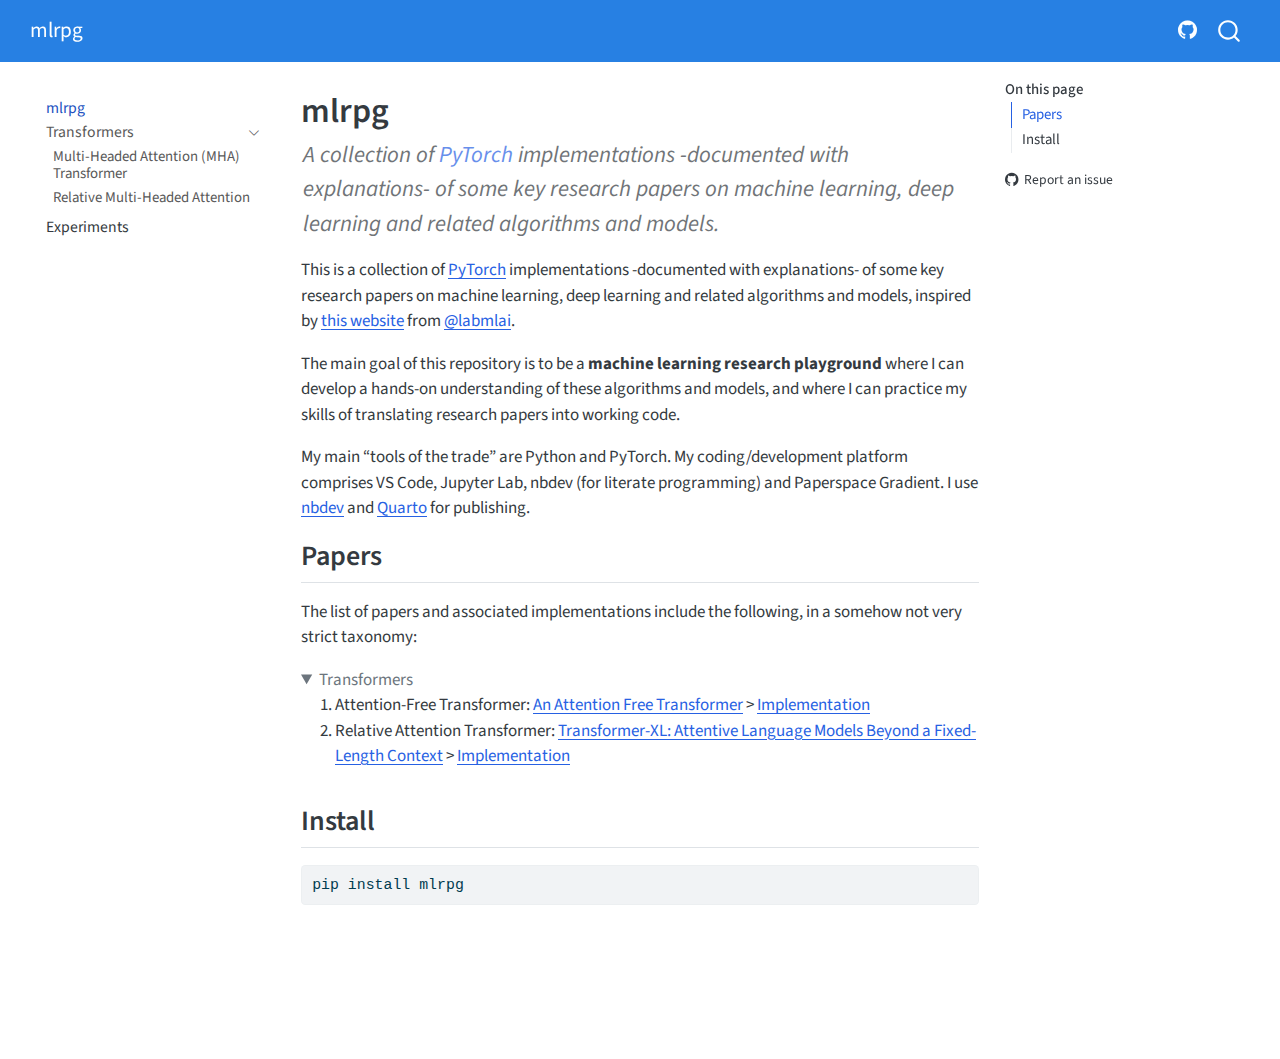
<file: index.html>
<!DOCTYPE html>
<html xmlns="http://www.w3.org/1999/xhtml" lang="en" xml:lang="en"><head>

<meta charset="utf-8">
<meta name="generator" content="quarto-1.5.55">

<meta name="viewport" content="width=device-width, initial-scale=1.0, user-scalable=yes">

<meta name="description" content="A collection of PyTorch implementations -documented with explanations- of some key research papers on machine learning, deep learning and related algorithms and models.">

<title>mlrpg</title>
<style>
code{white-space: pre-wrap;}
span.smallcaps{font-variant: small-caps;}
div.columns{display: flex; gap: min(4vw, 1.5em);}
div.column{flex: auto; overflow-x: auto;}
div.hanging-indent{margin-left: 1.5em; text-indent: -1.5em;}
ul.task-list{list-style: none;}
ul.task-list li input[type="checkbox"] {
  width: 0.8em;
  margin: 0 0.8em 0.2em -1em; /* quarto-specific, see https://github.com/quarto-dev/quarto-cli/issues/4556 */ 
  vertical-align: middle;
}
/* CSS for syntax highlighting */
pre > code.sourceCode { white-space: pre; position: relative; }
pre > code.sourceCode > span { line-height: 1.25; }
pre > code.sourceCode > span:empty { height: 1.2em; }
.sourceCode { overflow: visible; }
code.sourceCode > span { color: inherit; text-decoration: inherit; }
div.sourceCode { margin: 1em 0; }
pre.sourceCode { margin: 0; }
@media screen {
div.sourceCode { overflow: auto; }
}
@media print {
pre > code.sourceCode { white-space: pre-wrap; }
pre > code.sourceCode > span { display: inline-block; text-indent: -5em; padding-left: 5em; }
}
pre.numberSource code
  { counter-reset: source-line 0; }
pre.numberSource code > span
  { position: relative; left: -4em; counter-increment: source-line; }
pre.numberSource code > span > a:first-child::before
  { content: counter(source-line);
    position: relative; left: -1em; text-align: right; vertical-align: baseline;
    border: none; display: inline-block;
    -webkit-touch-callout: none; -webkit-user-select: none;
    -khtml-user-select: none; -moz-user-select: none;
    -ms-user-select: none; user-select: none;
    padding: 0 4px; width: 4em;
  }
pre.numberSource { margin-left: 3em;  padding-left: 4px; }
div.sourceCode
  {   }
@media screen {
pre > code.sourceCode > span > a:first-child::before { text-decoration: underline; }
}
</style>


<script src="site_libs/quarto-nav/quarto-nav.js"></script>
<script src="site_libs/quarto-nav/headroom.min.js"></script>
<script src="site_libs/clipboard/clipboard.min.js"></script>
<script src="site_libs/quarto-search/autocomplete.umd.js"></script>
<script src="site_libs/quarto-search/fuse.min.js"></script>
<script src="site_libs/quarto-search/quarto-search.js"></script>
<meta name="quarto:offset" content="./">
<script src="site_libs/quarto-html/quarto.js"></script>
<script src="site_libs/quarto-html/popper.min.js"></script>
<script src="site_libs/quarto-html/tippy.umd.min.js"></script>
<script src="site_libs/quarto-html/anchor.min.js"></script>
<link href="site_libs/quarto-html/tippy.css" rel="stylesheet">
<link href="site_libs/quarto-html/quarto-syntax-highlighting.css" rel="stylesheet" id="quarto-text-highlighting-styles">
<script src="site_libs/bootstrap/bootstrap.min.js"></script>
<link href="site_libs/bootstrap/bootstrap-icons.css" rel="stylesheet">
<link href="site_libs/bootstrap/bootstrap.min.css" rel="stylesheet" id="quarto-bootstrap" data-mode="light">
<script id="quarto-search-options" type="application/json">{
  "location": "navbar",
  "copy-button": false,
  "collapse-after": 3,
  "panel-placement": "end",
  "type": "overlay",
  "limit": 50,
  "keyboard-shortcut": [
    "f",
    "/",
    "s"
  ],
  "show-item-context": false,
  "language": {
    "search-no-results-text": "No results",
    "search-matching-documents-text": "matching documents",
    "search-copy-link-title": "Copy link to search",
    "search-hide-matches-text": "Hide additional matches",
    "search-more-match-text": "more match in this document",
    "search-more-matches-text": "more matches in this document",
    "search-clear-button-title": "Clear",
    "search-text-placeholder": "",
    "search-detached-cancel-button-title": "Cancel",
    "search-submit-button-title": "Submit",
    "search-label": "Search"
  }
}</script>


<link rel="stylesheet" href="styles.css">
<meta property="og:title" content="mlrpg">
<meta property="og:description" content="A collection of PyTorch implementations -documented with explanations- of some key research papers on machine learning, deep learning and related algorithms and models.">
<meta property="og:site_name" content="mlrpg">
<meta name="twitter:title" content="mlrpg">
<meta name="twitter:description" content="A collection of PyTorch implementations -documented with explanations- of some key research papers on machine learning, deep learning and related algorithms and models.">
<meta name="twitter:card" content="summary">
</head>

<body class="nav-sidebar floating nav-fixed">

<div id="quarto-search-results"></div>
  <header id="quarto-header" class="headroom fixed-top">
    <nav class="navbar navbar-expand-lg " data-bs-theme="dark">
      <div class="navbar-container container-fluid">
      <div class="navbar-brand-container mx-auto">
    <a class="navbar-brand" href="./index.html">
    <span class="navbar-title">mlrpg</span>
    </a>
  </div>
            <div id="quarto-search" class="" title="Search"></div>
          <button class="navbar-toggler" type="button" data-bs-toggle="collapse" data-bs-target="#navbarCollapse" aria-controls="navbarCollapse" role="menu" aria-expanded="false" aria-label="Toggle navigation" onclick="if (window.quartoToggleHeadroom) { window.quartoToggleHeadroom(); }">
  <span class="navbar-toggler-icon"></span>
</button>
          <div class="collapse navbar-collapse" id="navbarCollapse">
            <ul class="navbar-nav navbar-nav-scroll ms-auto">
  <li class="nav-item compact">
    <a class="nav-link" href="https://github.com/alexrodpas/mlrpg"> <i class="bi bi-github" role="img">
</i> 
<span class="menu-text"></span></a>
  </li>  
</ul>
          </div> <!-- /navcollapse -->
            <div class="quarto-navbar-tools">
</div>
      </div> <!-- /container-fluid -->
    </nav>
  <nav class="quarto-secondary-nav">
    <div class="container-fluid d-flex">
      <button type="button" class="quarto-btn-toggle btn" data-bs-toggle="collapse" role="button" data-bs-target=".quarto-sidebar-collapse-item" aria-controls="quarto-sidebar" aria-expanded="false" aria-label="Toggle sidebar navigation" onclick="if (window.quartoToggleHeadroom) { window.quartoToggleHeadroom(); }">
        <i class="bi bi-layout-text-sidebar-reverse"></i>
      </button>
        <nav class="quarto-page-breadcrumbs" aria-label="breadcrumb"><ol class="breadcrumb"><li class="breadcrumb-item"><a href="./index.html">mlrpg</a></li></ol></nav>
        <a class="flex-grow-1" role="navigation" data-bs-toggle="collapse" data-bs-target=".quarto-sidebar-collapse-item" aria-controls="quarto-sidebar" aria-expanded="false" aria-label="Toggle sidebar navigation" onclick="if (window.quartoToggleHeadroom) { window.quartoToggleHeadroom(); }">      
        </a>
    </div>
  </nav>
</header>
<!-- content -->
<div id="quarto-content" class="quarto-container page-columns page-rows-contents page-layout-article page-navbar">
<!-- sidebar -->
  <nav id="quarto-sidebar" class="sidebar collapse collapse-horizontal quarto-sidebar-collapse-item sidebar-navigation floating overflow-auto">
    <div class="sidebar-menu-container"> 
    <ul class="list-unstyled mt-1">
        <li class="sidebar-item">
  <div class="sidebar-item-container"> 
  <a href="./index.html" class="sidebar-item-text sidebar-link active">
 <span class="menu-text">mlrpg</span></a>
  </div>
</li>
        <li class="sidebar-item sidebar-item-section">
      <div class="sidebar-item-container"> 
            <a class="sidebar-item-text sidebar-link text-start" data-bs-toggle="collapse" data-bs-target="#quarto-sidebar-section-1" role="navigation" aria-expanded="true">
 <span class="menu-text">Transformers</span></a>
          <a class="sidebar-item-toggle text-start" data-bs-toggle="collapse" data-bs-target="#quarto-sidebar-section-1" role="navigation" aria-expanded="true" aria-label="Toggle section">
            <i class="bi bi-chevron-right ms-2"></i>
          </a> 
      </div>
      <ul id="quarto-sidebar-section-1" class="collapse list-unstyled sidebar-section depth1 show">  
          <li class="sidebar-item">
  <div class="sidebar-item-container"> 
  <a href="./transformers.mha.html" class="sidebar-item-text sidebar-link">
 <span class="menu-text">Multi-Headed Attention (MHA) Transformer</span></a>
  </div>
</li>
          <li class="sidebar-item">
  <div class="sidebar-item-container"> 
  <a href="./transformers.relative_mha.html" class="sidebar-item-text sidebar-link">
 <span class="menu-text">Relative Multi-Headed Attention</span></a>
  </div>
</li>
      </ul>
  </li>
        <li class="sidebar-item sidebar-item-section">
      <span class="sidebar-item-text sidebar-link text-start">
 <span class="menu-text">Experiments</span></span>
  </li>
    </ul>
    </div>
</nav>
<div id="quarto-sidebar-glass" class="quarto-sidebar-collapse-item" data-bs-toggle="collapse" data-bs-target=".quarto-sidebar-collapse-item"></div>
<!-- margin-sidebar -->
    <div id="quarto-margin-sidebar" class="sidebar margin-sidebar">
        <nav id="TOC" role="doc-toc" class="toc-active">
    <h2 id="toc-title">On this page</h2>
   
  <ul>
  <li><a href="#papers" id="toc-papers" class="nav-link active" data-scroll-target="#papers">Papers</a></li>
  <li><a href="#install" id="toc-install" class="nav-link" data-scroll-target="#install">Install</a></li>
  </ul>
<div class="toc-actions"><ul><li><a href="https://github.com/alexrodpas/mlrpg/issues/new" class="toc-action"><i class="bi bi-github"></i>Report an issue</a></li></ul></div></nav>
    </div>
<!-- main -->
<main class="content" id="quarto-document-content">

<header id="title-block-header" class="quarto-title-block default">
<div class="quarto-title">
<h1 class="title">mlrpg</h1>
</div>

<div>
  <div class="description">
    A collection of <a href="https://pytorch.org">PyTorch</a> implementations -documented with explanations- of some key research papers on machine learning, deep learning and related algorithms and models.
  </div>
</div>


<div class="quarto-title-meta">

    
  
    
  </div>
  


</header>


<!-- WARNING: THIS FILE WAS AUTOGENERATED! DO NOT EDIT! -->
<p>This is a collection of <a href="https://pytorch.org">PyTorch</a> implementations -documented with explanations- of some key research papers on machine learning, deep learning and related algorithms and models, inspired by <a href="https://nn.labml.ai/index.html">this website</a> from <a href="https://twitter.com/labmlai"><span class="citation" data-cites="labmlai">@labmlai</span></a>.</p>
<p>The main goal of this repository is to be a <strong>machine learning research playground</strong> where I can develop a hands-on understanding of these algorithms and models, and where I can practice my skills of translating research papers into working code.</p>
<p>My main “tools of the trade” are Python and PyTorch. My coding/development platform comprises VS Code, Jupyter Lab, nbdev (for literate programming) and Paperspace Gradient. I use <a href="https://nbdev.fast.a">nbdev</a> and <a href="https://quarto.org/">Quarto</a> for publishing.</p>
<section id="papers" class="level2">
<h2 class="anchored" data-anchor-id="papers">Papers</h2>
<p>The list of papers and associated implementations include the following, in a somehow not very strict taxonomy:</p>
<details open="">
<summary>
Transformers
</summary>
<ol type="1">
<li>Attention-Free Transformer: <a href="https://arxiv.org/abs/2105.14103">An Attention Free Transformer</a> &gt; <a href="transformers.mha.html">Implementation</a></li>
<li>Relative Attention Transformer: <a href="https://arxiv.org/abs/1901.02860">Transformer-XL: Attentive Language Models Beyond a Fixed-Length Context</a> &gt; <a href="transformers.relative_mha.html">Implementation</a></li>
</ol>
</details>
</section>
<section id="install" class="level2">
<h2 class="anchored" data-anchor-id="install">Install</h2>
<div class="sourceCode" id="cb1"><pre class="sourceCode sh code-with-copy"><code class="sourceCode bash"><span id="cb1-1"><a href="#cb1-1" aria-hidden="true" tabindex="-1"></a><span class="ex">pip</span> install mlrpg</span></code><button title="Copy to Clipboard" class="code-copy-button"><i class="bi"></i></button></pre></div>


</section>

</main> <!-- /main -->
<script id="quarto-html-after-body" type="application/javascript">
window.document.addEventListener("DOMContentLoaded", function (event) {
  const toggleBodyColorMode = (bsSheetEl) => {
    const mode = bsSheetEl.getAttribute("data-mode");
    const bodyEl = window.document.querySelector("body");
    if (mode === "dark") {
      bodyEl.classList.add("quarto-dark");
      bodyEl.classList.remove("quarto-light");
    } else {
      bodyEl.classList.add("quarto-light");
      bodyEl.classList.remove("quarto-dark");
    }
  }
  const toggleBodyColorPrimary = () => {
    const bsSheetEl = window.document.querySelector("link#quarto-bootstrap");
    if (bsSheetEl) {
      toggleBodyColorMode(bsSheetEl);
    }
  }
  toggleBodyColorPrimary();  
  const icon = "";
  const anchorJS = new window.AnchorJS();
  anchorJS.options = {
    placement: 'right',
    icon: icon
  };
  anchorJS.add('.anchored');
  const isCodeAnnotation = (el) => {
    for (const clz of el.classList) {
      if (clz.startsWith('code-annotation-')) {                     
        return true;
      }
    }
    return false;
  }
  const onCopySuccess = function(e) {
    // button target
    const button = e.trigger;
    // don't keep focus
    button.blur();
    // flash "checked"
    button.classList.add('code-copy-button-checked');
    var currentTitle = button.getAttribute("title");
    button.setAttribute("title", "Copied!");
    let tooltip;
    if (window.bootstrap) {
      button.setAttribute("data-bs-toggle", "tooltip");
      button.setAttribute("data-bs-placement", "left");
      button.setAttribute("data-bs-title", "Copied!");
      tooltip = new bootstrap.Tooltip(button, 
        { trigger: "manual", 
          customClass: "code-copy-button-tooltip",
          offset: [0, -8]});
      tooltip.show();    
    }
    setTimeout(function() {
      if (tooltip) {
        tooltip.hide();
        button.removeAttribute("data-bs-title");
        button.removeAttribute("data-bs-toggle");
        button.removeAttribute("data-bs-placement");
      }
      button.setAttribute("title", currentTitle);
      button.classList.remove('code-copy-button-checked');
    }, 1000);
    // clear code selection
    e.clearSelection();
  }
  const getTextToCopy = function(trigger) {
      const codeEl = trigger.previousElementSibling.cloneNode(true);
      for (const childEl of codeEl.children) {
        if (isCodeAnnotation(childEl)) {
          childEl.remove();
        }
      }
      return codeEl.innerText;
  }
  const clipboard = new window.ClipboardJS('.code-copy-button:not([data-in-quarto-modal])', {
    text: getTextToCopy
  });
  clipboard.on('success', onCopySuccess);
  if (window.document.getElementById('quarto-embedded-source-code-modal')) {
    // For code content inside modals, clipBoardJS needs to be initialized with a container option
    // TODO: Check when it could be a function (https://github.com/zenorocha/clipboard.js/issues/860)
    const clipboardModal = new window.ClipboardJS('.code-copy-button[data-in-quarto-modal]', {
      text: getTextToCopy,
      container: window.document.getElementById('quarto-embedded-source-code-modal')
    });
    clipboardModal.on('success', onCopySuccess);
  }
    var localhostRegex = new RegExp(/^(?:http|https):\/\/localhost\:?[0-9]*\//);
    var mailtoRegex = new RegExp(/^mailto:/);
      var filterRegex = new RegExp("https:\/\/alexrodpas\.github\.io\/mlrpg");
    var isInternal = (href) => {
        return filterRegex.test(href) || localhostRegex.test(href) || mailtoRegex.test(href);
    }
    // Inspect non-navigation links and adorn them if external
 	var links = window.document.querySelectorAll('a[href]:not(.nav-link):not(.navbar-brand):not(.toc-action):not(.sidebar-link):not(.sidebar-item-toggle):not(.pagination-link):not(.no-external):not([aria-hidden]):not(.dropdown-item):not(.quarto-navigation-tool):not(.about-link)');
    for (var i=0; i<links.length; i++) {
      const link = links[i];
      if (!isInternal(link.href)) {
        // undo the damage that might have been done by quarto-nav.js in the case of
        // links that we want to consider external
        if (link.dataset.originalHref !== undefined) {
          link.href = link.dataset.originalHref;
        }
      }
    }
  function tippyHover(el, contentFn, onTriggerFn, onUntriggerFn) {
    const config = {
      allowHTML: true,
      maxWidth: 500,
      delay: 100,
      arrow: false,
      appendTo: function(el) {
          return el.parentElement;
      },
      interactive: true,
      interactiveBorder: 10,
      theme: 'quarto',
      placement: 'bottom-start',
    };
    if (contentFn) {
      config.content = contentFn;
    }
    if (onTriggerFn) {
      config.onTrigger = onTriggerFn;
    }
    if (onUntriggerFn) {
      config.onUntrigger = onUntriggerFn;
    }
    window.tippy(el, config); 
  }
  const noterefs = window.document.querySelectorAll('a[role="doc-noteref"]');
  for (var i=0; i<noterefs.length; i++) {
    const ref = noterefs[i];
    tippyHover(ref, function() {
      // use id or data attribute instead here
      let href = ref.getAttribute('data-footnote-href') || ref.getAttribute('href');
      try { href = new URL(href).hash; } catch {}
      const id = href.replace(/^#\/?/, "");
      const note = window.document.getElementById(id);
      if (note) {
        return note.innerHTML;
      } else {
        return "";
      }
    });
  }
  const xrefs = window.document.querySelectorAll('a.quarto-xref');
  const processXRef = (id, note) => {
    // Strip column container classes
    const stripColumnClz = (el) => {
      el.classList.remove("page-full", "page-columns");
      if (el.children) {
        for (const child of el.children) {
          stripColumnClz(child);
        }
      }
    }
    stripColumnClz(note)
    if (id === null || id.startsWith('sec-')) {
      // Special case sections, only their first couple elements
      const container = document.createElement("div");
      if (note.children && note.children.length > 2) {
        container.appendChild(note.children[0].cloneNode(true));
        for (let i = 1; i < note.children.length; i++) {
          const child = note.children[i];
          if (child.tagName === "P" && child.innerText === "") {
            continue;
          } else {
            container.appendChild(child.cloneNode(true));
            break;
          }
        }
        if (window.Quarto?.typesetMath) {
          window.Quarto.typesetMath(container);
        }
        return container.innerHTML
      } else {
        if (window.Quarto?.typesetMath) {
          window.Quarto.typesetMath(note);
        }
        return note.innerHTML;
      }
    } else {
      // Remove any anchor links if they are present
      const anchorLink = note.querySelector('a.anchorjs-link');
      if (anchorLink) {
        anchorLink.remove();
      }
      if (window.Quarto?.typesetMath) {
        window.Quarto.typesetMath(note);
      }
      // TODO in 1.5, we should make sure this works without a callout special case
      if (note.classList.contains("callout")) {
        return note.outerHTML;
      } else {
        return note.innerHTML;
      }
    }
  }
  for (var i=0; i<xrefs.length; i++) {
    const xref = xrefs[i];
    tippyHover(xref, undefined, function(instance) {
      instance.disable();
      let url = xref.getAttribute('href');
      let hash = undefined; 
      if (url.startsWith('#')) {
        hash = url;
      } else {
        try { hash = new URL(url).hash; } catch {}
      }
      if (hash) {
        const id = hash.replace(/^#\/?/, "");
        const note = window.document.getElementById(id);
        if (note !== null) {
          try {
            const html = processXRef(id, note.cloneNode(true));
            instance.setContent(html);
          } finally {
            instance.enable();
            instance.show();
          }
        } else {
          // See if we can fetch this
          fetch(url.split('#')[0])
          .then(res => res.text())
          .then(html => {
            const parser = new DOMParser();
            const htmlDoc = parser.parseFromString(html, "text/html");
            const note = htmlDoc.getElementById(id);
            if (note !== null) {
              const html = processXRef(id, note);
              instance.setContent(html);
            } 
          }).finally(() => {
            instance.enable();
            instance.show();
          });
        }
      } else {
        // See if we can fetch a full url (with no hash to target)
        // This is a special case and we should probably do some content thinning / targeting
        fetch(url)
        .then(res => res.text())
        .then(html => {
          const parser = new DOMParser();
          const htmlDoc = parser.parseFromString(html, "text/html");
          const note = htmlDoc.querySelector('main.content');
          if (note !== null) {
            // This should only happen for chapter cross references
            // (since there is no id in the URL)
            // remove the first header
            if (note.children.length > 0 && note.children[0].tagName === "HEADER") {
              note.children[0].remove();
            }
            const html = processXRef(null, note);
            instance.setContent(html);
          } 
        }).finally(() => {
          instance.enable();
          instance.show();
        });
      }
    }, function(instance) {
    });
  }
      let selectedAnnoteEl;
      const selectorForAnnotation = ( cell, annotation) => {
        let cellAttr = 'data-code-cell="' + cell + '"';
        let lineAttr = 'data-code-annotation="' +  annotation + '"';
        const selector = 'span[' + cellAttr + '][' + lineAttr + ']';
        return selector;
      }
      const selectCodeLines = (annoteEl) => {
        const doc = window.document;
        const targetCell = annoteEl.getAttribute("data-target-cell");
        const targetAnnotation = annoteEl.getAttribute("data-target-annotation");
        const annoteSpan = window.document.querySelector(selectorForAnnotation(targetCell, targetAnnotation));
        const lines = annoteSpan.getAttribute("data-code-lines").split(",");
        const lineIds = lines.map((line) => {
          return targetCell + "-" + line;
        })
        let top = null;
        let height = null;
        let parent = null;
        if (lineIds.length > 0) {
            //compute the position of the single el (top and bottom and make a div)
            const el = window.document.getElementById(lineIds[0]);
            top = el.offsetTop;
            height = el.offsetHeight;
            parent = el.parentElement.parentElement;
          if (lineIds.length > 1) {
            const lastEl = window.document.getElementById(lineIds[lineIds.length - 1]);
            const bottom = lastEl.offsetTop + lastEl.offsetHeight;
            height = bottom - top;
          }
          if (top !== null && height !== null && parent !== null) {
            // cook up a div (if necessary) and position it 
            let div = window.document.getElementById("code-annotation-line-highlight");
            if (div === null) {
              div = window.document.createElement("div");
              div.setAttribute("id", "code-annotation-line-highlight");
              div.style.position = 'absolute';
              parent.appendChild(div);
            }
            div.style.top = top - 2 + "px";
            div.style.height = height + 4 + "px";
            div.style.left = 0;
            let gutterDiv = window.document.getElementById("code-annotation-line-highlight-gutter");
            if (gutterDiv === null) {
              gutterDiv = window.document.createElement("div");
              gutterDiv.setAttribute("id", "code-annotation-line-highlight-gutter");
              gutterDiv.style.position = 'absolute';
              const codeCell = window.document.getElementById(targetCell);
              const gutter = codeCell.querySelector('.code-annotation-gutter');
              gutter.appendChild(gutterDiv);
            }
            gutterDiv.style.top = top - 2 + "px";
            gutterDiv.style.height = height + 4 + "px";
          }
          selectedAnnoteEl = annoteEl;
        }
      };
      const unselectCodeLines = () => {
        const elementsIds = ["code-annotation-line-highlight", "code-annotation-line-highlight-gutter"];
        elementsIds.forEach((elId) => {
          const div = window.document.getElementById(elId);
          if (div) {
            div.remove();
          }
        });
        selectedAnnoteEl = undefined;
      };
        // Handle positioning of the toggle
    window.addEventListener(
      "resize",
      throttle(() => {
        elRect = undefined;
        if (selectedAnnoteEl) {
          selectCodeLines(selectedAnnoteEl);
        }
      }, 10)
    );
    function throttle(fn, ms) {
    let throttle = false;
    let timer;
      return (...args) => {
        if(!throttle) { // first call gets through
            fn.apply(this, args);
            throttle = true;
        } else { // all the others get throttled
            if(timer) clearTimeout(timer); // cancel #2
            timer = setTimeout(() => {
              fn.apply(this, args);
              timer = throttle = false;
            }, ms);
        }
      };
    }
      // Attach click handler to the DT
      const annoteDls = window.document.querySelectorAll('dt[data-target-cell]');
      for (const annoteDlNode of annoteDls) {
        annoteDlNode.addEventListener('click', (event) => {
          const clickedEl = event.target;
          if (clickedEl !== selectedAnnoteEl) {
            unselectCodeLines();
            const activeEl = window.document.querySelector('dt[data-target-cell].code-annotation-active');
            if (activeEl) {
              activeEl.classList.remove('code-annotation-active');
            }
            selectCodeLines(clickedEl);
            clickedEl.classList.add('code-annotation-active');
          } else {
            // Unselect the line
            unselectCodeLines();
            clickedEl.classList.remove('code-annotation-active');
          }
        });
      }
  const findCites = (el) => {
    const parentEl = el.parentElement;
    if (parentEl) {
      const cites = parentEl.dataset.cites;
      if (cites) {
        return {
          el,
          cites: cites.split(' ')
        };
      } else {
        return findCites(el.parentElement)
      }
    } else {
      return undefined;
    }
  };
  var bibliorefs = window.document.querySelectorAll('a[role="doc-biblioref"]');
  for (var i=0; i<bibliorefs.length; i++) {
    const ref = bibliorefs[i];
    const citeInfo = findCites(ref);
    if (citeInfo) {
      tippyHover(citeInfo.el, function() {
        var popup = window.document.createElement('div');
        citeInfo.cites.forEach(function(cite) {
          var citeDiv = window.document.createElement('div');
          citeDiv.classList.add('hanging-indent');
          citeDiv.classList.add('csl-entry');
          var biblioDiv = window.document.getElementById('ref-' + cite);
          if (biblioDiv) {
            citeDiv.innerHTML = biblioDiv.innerHTML;
          }
          popup.appendChild(citeDiv);
        });
        return popup.innerHTML;
      });
    }
  }
});
</script>
</div> <!-- /content -->




<footer class="footer"><div class="nav-footer"><div class="nav-footer-center"><div class="toc-actions d-sm-block d-md-none"><ul><li><a href="https://github.com/alexrodpas/mlrpg/issues/new" class="toc-action"><i class="bi bi-github"></i>Report an issue</a></li></ul></div></div></div></footer></body></html>
</file>
<file: site_libs/quarto-html/tippy.css>
.tippy-box[data-animation=fade][data-state=hidden]{opacity:0}[data-tippy-root]{max-width:calc(100vw - 10px)}.tippy-box{position:relative;background-color:#333;color:#fff;border-radius:4px;font-size:14px;line-height:1.4;white-space:normal;outline:0;transition-property:transform,visibility,opacity}.tippy-box[data-placement^=top]>.tippy-arrow{bottom:0}.tippy-box[data-placement^=top]>.tippy-arrow:before{bottom:-7px;left:0;border-width:8px 8px 0;border-top-color:initial;transform-origin:center top}.tippy-box[data-placement^=bottom]>.tippy-arrow{top:0}.tippy-box[data-placement^=bottom]>.tippy-arrow:before{top:-7px;left:0;border-width:0 8px 8px;border-bottom-color:initial;transform-origin:center bottom}.tippy-box[data-placement^=left]>.tippy-arrow{right:0}.tippy-box[data-placement^=left]>.tippy-arrow:before{border-width:8px 0 8px 8px;border-left-color:initial;right:-7px;transform-origin:center left}.tippy-box[data-placement^=right]>.tippy-arrow{left:0}.tippy-box[data-placement^=right]>.tippy-arrow:before{left:-7px;border-width:8px 8px 8px 0;border-right-color:initial;transform-origin:center right}.tippy-box[data-inertia][data-state=visible]{transition-timing-function:cubic-bezier(.54,1.5,.38,1.11)}.tippy-arrow{width:16px;height:16px;color:#333}.tippy-arrow:before{content:"";position:absolute;border-color:transparent;border-style:solid}.tippy-content{position:relative;padding:5px 9px;z-index:1}
</file>
<file: site_libs/quarto-html/quarto-syntax-highlighting.css>
/* quarto syntax highlight colors */
:root {
  --quarto-hl-ot-color: #003B4F;
  --quarto-hl-at-color: #657422;
  --quarto-hl-ss-color: #20794D;
  --quarto-hl-an-color: #5E5E5E;
  --quarto-hl-fu-color: #4758AB;
  --quarto-hl-st-color: #20794D;
  --quarto-hl-cf-color: #003B4F;
  --quarto-hl-op-color: #5E5E5E;
  --quarto-hl-er-color: #AD0000;
  --quarto-hl-bn-color: #AD0000;
  --quarto-hl-al-color: #AD0000;
  --quarto-hl-va-color: #111111;
  --quarto-hl-bu-color: inherit;
  --quarto-hl-ex-color: inherit;
  --quarto-hl-pp-color: #AD0000;
  --quarto-hl-in-color: #5E5E5E;
  --quarto-hl-vs-color: #20794D;
  --quarto-hl-wa-color: #5E5E5E;
  --quarto-hl-do-color: #5E5E5E;
  --quarto-hl-im-color: #00769E;
  --quarto-hl-ch-color: #20794D;
  --quarto-hl-dt-color: #AD0000;
  --quarto-hl-fl-color: #AD0000;
  --quarto-hl-co-color: #5E5E5E;
  --quarto-hl-cv-color: #5E5E5E;
  --quarto-hl-cn-color: #8f5902;
  --quarto-hl-sc-color: #5E5E5E;
  --quarto-hl-dv-color: #AD0000;
  --quarto-hl-kw-color: #003B4F;
}

/* other quarto variables */
:root {
  --quarto-font-monospace: SFMono-Regular, Menlo, Monaco, Consolas, "Liberation Mono", "Courier New", monospace;
}

pre > code.sourceCode > span {
  color: #003B4F;
}

code span {
  color: #003B4F;
}

code.sourceCode > span {
  color: #003B4F;
}

div.sourceCode,
div.sourceCode pre.sourceCode {
  color: #003B4F;
}

code span.ot {
  color: #003B4F;
  font-style: inherit;
}

code span.at {
  color: #657422;
  font-style: inherit;
}

code span.ss {
  color: #20794D;
  font-style: inherit;
}

code span.an {
  color: #5E5E5E;
  font-style: inherit;
}

code span.fu {
  color: #4758AB;
  font-style: inherit;
}

code span.st {
  color: #20794D;
  font-style: inherit;
}

code span.cf {
  color: #003B4F;
  font-weight: bold;
  font-style: inherit;
}

code span.op {
  color: #5E5E5E;
  font-style: inherit;
}

code span.er {
  color: #AD0000;
  font-style: inherit;
}

code span.bn {
  color: #AD0000;
  font-style: inherit;
}

code span.al {
  color: #AD0000;
  font-style: inherit;
}

code span.va {
  color: #111111;
  font-style: inherit;
}

code span.bu {
  font-style: inherit;
}

code span.ex {
  font-style: inherit;
}

code span.pp {
  color: #AD0000;
  font-style: inherit;
}

code span.in {
  color: #5E5E5E;
  font-style: inherit;
}

code span.vs {
  color: #20794D;
  font-style: inherit;
}

code span.wa {
  color: #5E5E5E;
  font-style: italic;
}

code span.do {
  color: #5E5E5E;
  font-style: italic;
}

code span.im {
  color: #00769E;
  font-style: inherit;
}

code span.ch {
  color: #20794D;
  font-style: inherit;
}

code span.dt {
  color: #AD0000;
  font-style: inherit;
}

code span.fl {
  color: #AD0000;
  font-style: inherit;
}

code span.co {
  color: #5E5E5E;
  font-style: inherit;
}

code span.cv {
  color: #5E5E5E;
  font-style: italic;
}

code span.cn {
  color: #8f5902;
  font-style: inherit;
}

code span.sc {
  color: #5E5E5E;
  font-style: inherit;
}

code span.dv {
  color: #AD0000;
  font-style: inherit;
}

code span.kw {
  color: #003B4F;
  font-weight: bold;
  font-style: inherit;
}

.prevent-inlining {
  content: "</";
}

/*# sourceMappingURL=debc5d5d77c3f9108843748ff7464032.css.map */
</file>
<file: styles.css>
.cell {
  margin-bottom: 1rem;
}

.cell > .sourceCode {
  margin-bottom: 0;
}

.cell-output > pre {
  margin-bottom: 0;
}

.cell-output > pre, .cell-output > .sourceCode > pre, .cell-output-stdout > pre {
  margin-left: 0.8rem;
  margin-top: 0;
  background: none;
  border-left: 2px solid lightsalmon;
  border-top-left-radius: 0;
  border-top-right-radius: 0;
}

.cell-output > .sourceCode {
  border: none;
}

.cell-output > .sourceCode {
  background: none;
  margin-top: 0;
}

div.description {
  padding-left: 2px;
  padding-top: 5px;
  font-style: italic;
  font-size: 135%;
  opacity: 70%;
}
</file>
